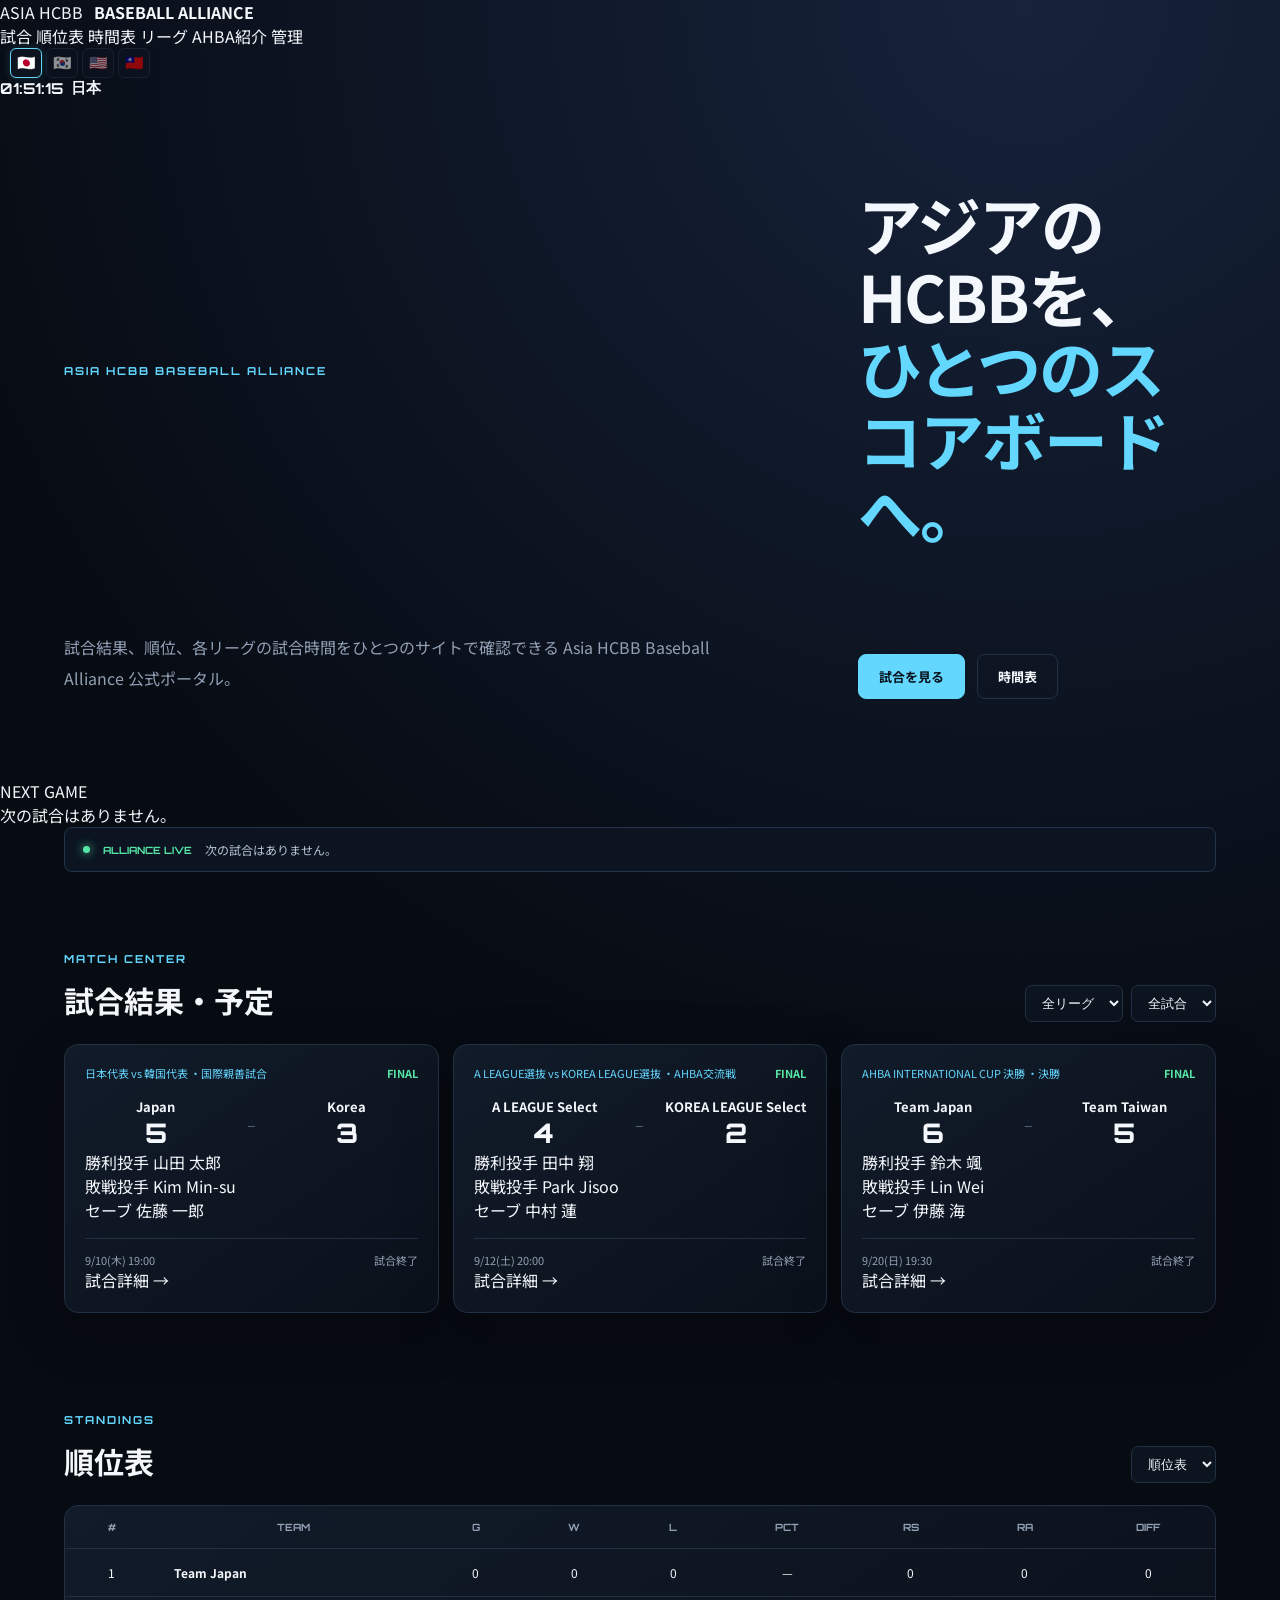
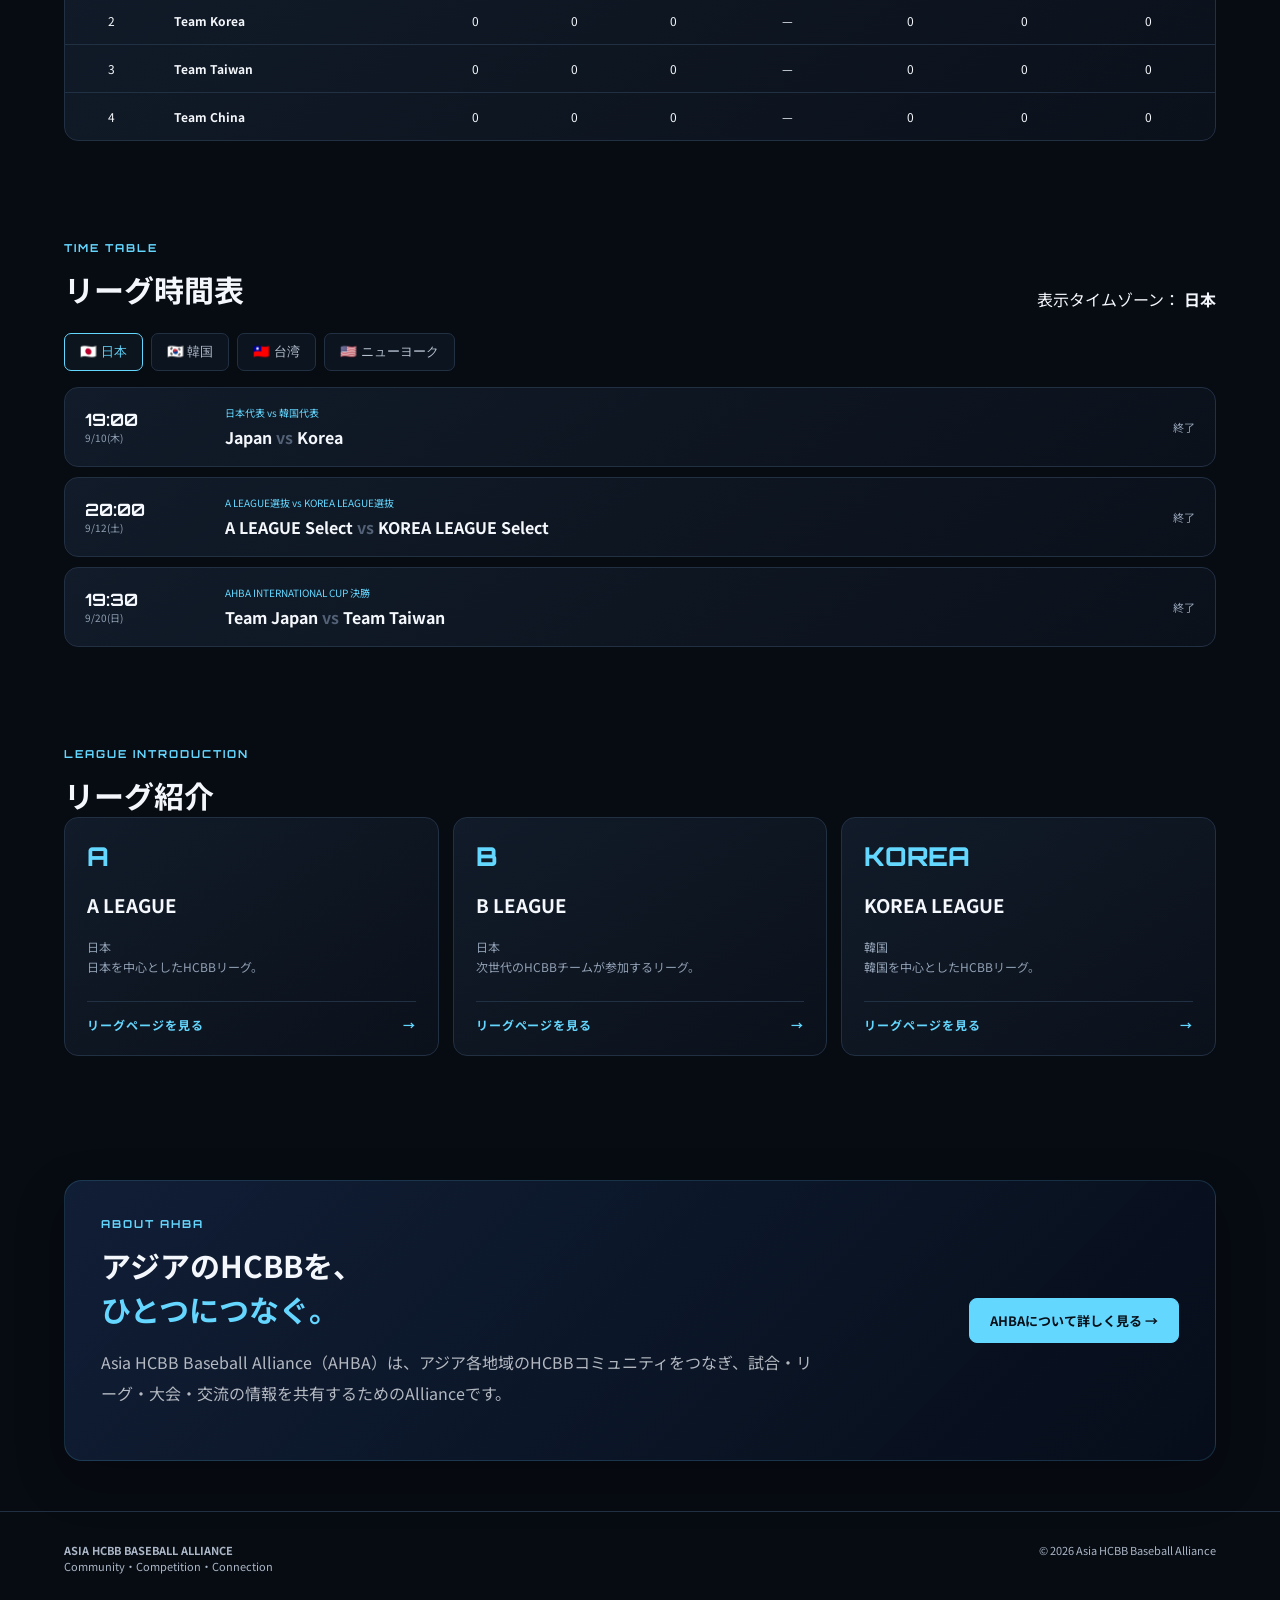
<file: index.html>
<!DOCTYPE html>
<html lang="ja">
<head>
  <meta charset="UTF-8">
  <meta name="viewport" content="width=device-width,initial-scale=1">

  <title>Asia HCBB Baseball Alliance</title>

  <link rel="preconnect" href="https://fonts.googleapis.com">
  <link rel="preconnect" href="https://fonts.gstatic.com" crossorigin>

  <link
    href="https://fonts.googleapis.com/css2?family=Noto+Sans+JP:wght@400;500;700;900&family=Orbitron:wght@500;700;800&display=swap"
    rel="stylesheet"
  >

  <link rel="stylesheet" href="./style.css">

  <style>

.about-ahba-home {
  margin-top: 24px;
}


.about-ahba-card {

  display: flex;

  align-items: center;

  justify-content: space-between;

  gap: 32px;

  padding: 36px;

  border:
    1px solid
    rgba(100, 210, 255, .16);

  border-radius: 18px;

  background:
    linear-gradient(
      135deg,
      rgba(19, 35, 62, .82),
      rgba(7, 14, 27, .94)
    );

  box-shadow:
    0 18px 50px
    rgba(0, 0, 0, .22);
}


.about-ahba-card h2 {

  margin:
    8px 0 14px;

}


.about-ahba-card h2 span {

  color:
    #64d6ff;

}


.about-ahba-card p {

  max-width:
    720px;

  line-height:
    1.9;

  opacity:
    .72;

}


@media (max-width: 760px) {

  .about-ahba-card {

    flex-direction:
      column;

    align-items:
      flex-start;

  }

}

</style>
</head>

<body>

<header class="site-header">

  <div class="brand">
    <span>ASIA HCBB</span>
    <strong>BASEBALL ALLIANCE</strong>
  </div>

  <nav>
  <a href="#games" data-i18n="nav.games">試合</a>

  <a href="#standings" data-i18n="nav.standings">
    順位表
  </a>

  <a href="#schedule" data-i18n="nav.schedule">
    時間表
  </a>

  <a href="#leagues" data-i18n="nav.leagues">
    リーグ
  </a>

  <a href="ahba.html" data-i18n="nav.about">
    AHBA紹介
  </a>

  <a href="admin.html" data-i18n="nav.admin">
    管理
  </a>
</nav>

  <!-- 言語切替 -->
  <div class="language-switcher">

    <button data-lang="ja" class="active">
      🇯🇵
    </button>

    <button data-lang="ko">
      🇰🇷
    </button>

    <button data-lang="en">
      🇺🇸
    </button>

    <button data-lang="zh">
      🇹🇼
    </button>

  </div>

  <div class="clock">

    <b id="clock">
      --:--:--
    </b>

    <span id="tz">
      日本
    </span>

  </div>

</header>


<main>

<!-- HERO -->

<section class="hero">

  <div class="eyebrow">
    ASIA HCBB BASEBALL ALLIANCE
  </div>

  <h1 data-i18n-html="hero.title">
    アジアのHCBBを、<br>
    <span>ひとつのスコアボードへ。</span>
  </h1>

  <p data-i18n="hero.description">
    試合結果、順位、各リーグの試合時間をひとつのサイトで確認できる
    Asia HCBB Baseball Alliance 公式ポータル。
  </p>

  <div class="hero-actions">

    <a
      class="btn primary"
      href="#games"
      data-i18n="hero.games"
    >
      試合を見る
    </a>

    <a
      class="btn"
      href="#schedule"
      data-i18n="hero.schedule"
    >
      時間表
    </a>

  </div>

</section>


<!-- NEXT GAME -->

<section class="next-card">

  <div
    class="section-mini"
    data-i18n="next.title"
  >
    NEXT GAME
  </div>

  <div id="nextGame">
  </div>

</section>


<!-- TICKER -->

<div class="ticker">

  <span class="live-dot"></span>

  <b>
    ALLIANCE LIVE
  </b>

  <span id="tickerText">
    データを読み込んでいます…
  </span>

</div>


<!-- MATCH CENTER -->

<section id="games" class="section">

  <div class="section-head">

    <div>

      <div
        class="eyebrow"
        data-i18n="games.eyebrow"
      >
        MATCH CENTER
      </div>

      <h2 data-i18n="games.title">
        試合結果・予定
      </h2>

    </div>


    <div class="filters">

      <select id="leagueFilter">
      </select>

      <select id="statusFilter">

        <option
          value="all"
          data-i18n="filter.all"
        >
          全試合
        </option>

        <option
          value="upcoming"
          data-i18n="filter.upcoming"
        >
          予定
        </option>

        <option
          value="finished"
          data-i18n="filter.finished"
        >
          終了
        </option>

      </select>

    </div>

  </div>


  <div id="gamesGrid" class="games-grid"></div>

</section>


<!-- STANDINGS -->

<section id="standings" class="section">

  <div class="section-head">

    <div>

      <div
        class="eyebrow"
        data-i18n="standings.eyebrow"
      >
        STANDINGS
      </div>

      <h2 data-i18n="standings.title">
        順位表
      </h2>

    </div>

    <select id="standingsLeague"></select>

  </div>


  <div class="table-wrap">

    <table>

      <thead>

        <tr>

          <th>#</th>

          <th data-i18n="table.team">
            TEAM
          </th>

          <th>G</th>

          <th>W</th>

          <th>L</th>

          <th>PCT</th>

          <th>RS</th>

          <th>RA</th>

          <th>DIFF</th>

        </tr>

      </thead>

      <tbody id="standingsBody"></tbody>

    </table>

  </div>

</section>


<!-- SCHEDULE -->

<section id="schedule" class="section">

  <div class="section-head">

    <div>

      <div
        class="eyebrow"
        data-i18n="schedule.eyebrow"
      >
        TIME TABLE
      </div>

      <h2 data-i18n="schedule.title">
        リーグ時間表
      </h2>

    </div>

    <span class="zone-readout">

      <span data-i18n="schedule.timezone">
        表示タイムゾーン：
      </span>

      <b id="zoneLabel">
        Asia/Tokyo
      </b>

    </span>

  </div>


  <div class="timezone-tabs">

    <button
      class="active"
      data-zone="Asia/Tokyo"
    >
      🇯🇵 <span data-i18n="country.japan">日本</span>
    </button>

    <button data-zone="Asia/Seoul">
      🇰🇷 <span data-i18n="country.korea">韓国</span>
    </button>

    <button data-zone="Asia/Taipei">
      🇹🇼 <span data-i18n="country.taiwan">台湾</span>
    </button>

    <button data-zone="America/New_York">
      🇺🇸 <span data-i18n="country.newYork">アメリカ</span>
    </button>

  </div>


  <div id="scheduleList" class="schedule-list"></div>

</section>


<!-- LEAGUES -->

<section id="leagues" class="section">

  <div
    class="eyebrow"
    data-i18n="leagues.eyebrow"
  >
    LEAGUE INTRODUCTION
  </div>

  <h2 data-i18n="leagues.title">
    リーグ紹介
  </h2>

  <div id="leagueCards" class="league-cards"></div>

</section>

<section class="section about-ahba-home">

  <div class="about-ahba-card">

    <div>

      <div
        class="eyebrow"
        data-i18n="about.eyebrow"
      >
        ABOUT AHBA
      </div>

      <h2
        data-i18n-html="about.title"
      >
        アジアのHCBBを、<br>
        <span>ひとつにつなぐ。</span>
      </h2>

      <p
        data-i18n="about.description"
      >
        Asia HCBB Baseball Alliance（AHBA）は、
        アジア各地域のHCBBコミュニティをつなぎ、
        試合・リーグ・大会・交流の情報を共有するためのAllianceです。
      </p>

    </div>


    <a
      class="btn primary"
      href="ahba.html"
      data-i18n="about.button"
    >
      AHBAについて詳しく見る →
    </a>

  </div>

</section>

</main>


<footer>

  <div>

    <b>
      ASIA HCBB BASEBALL ALLIANCE
    </b>

    <br>

    <span data-i18n="footer.subtitle">
      Community・Competition・Connection
    </span>

  </div>

  <div>
    © 2026 Asia HCBB Baseball Alliance
  </div>

</footer>


<script src="./data.js"></script>
<script src="./app.js"></script>
  
</body>
</html>
</file>
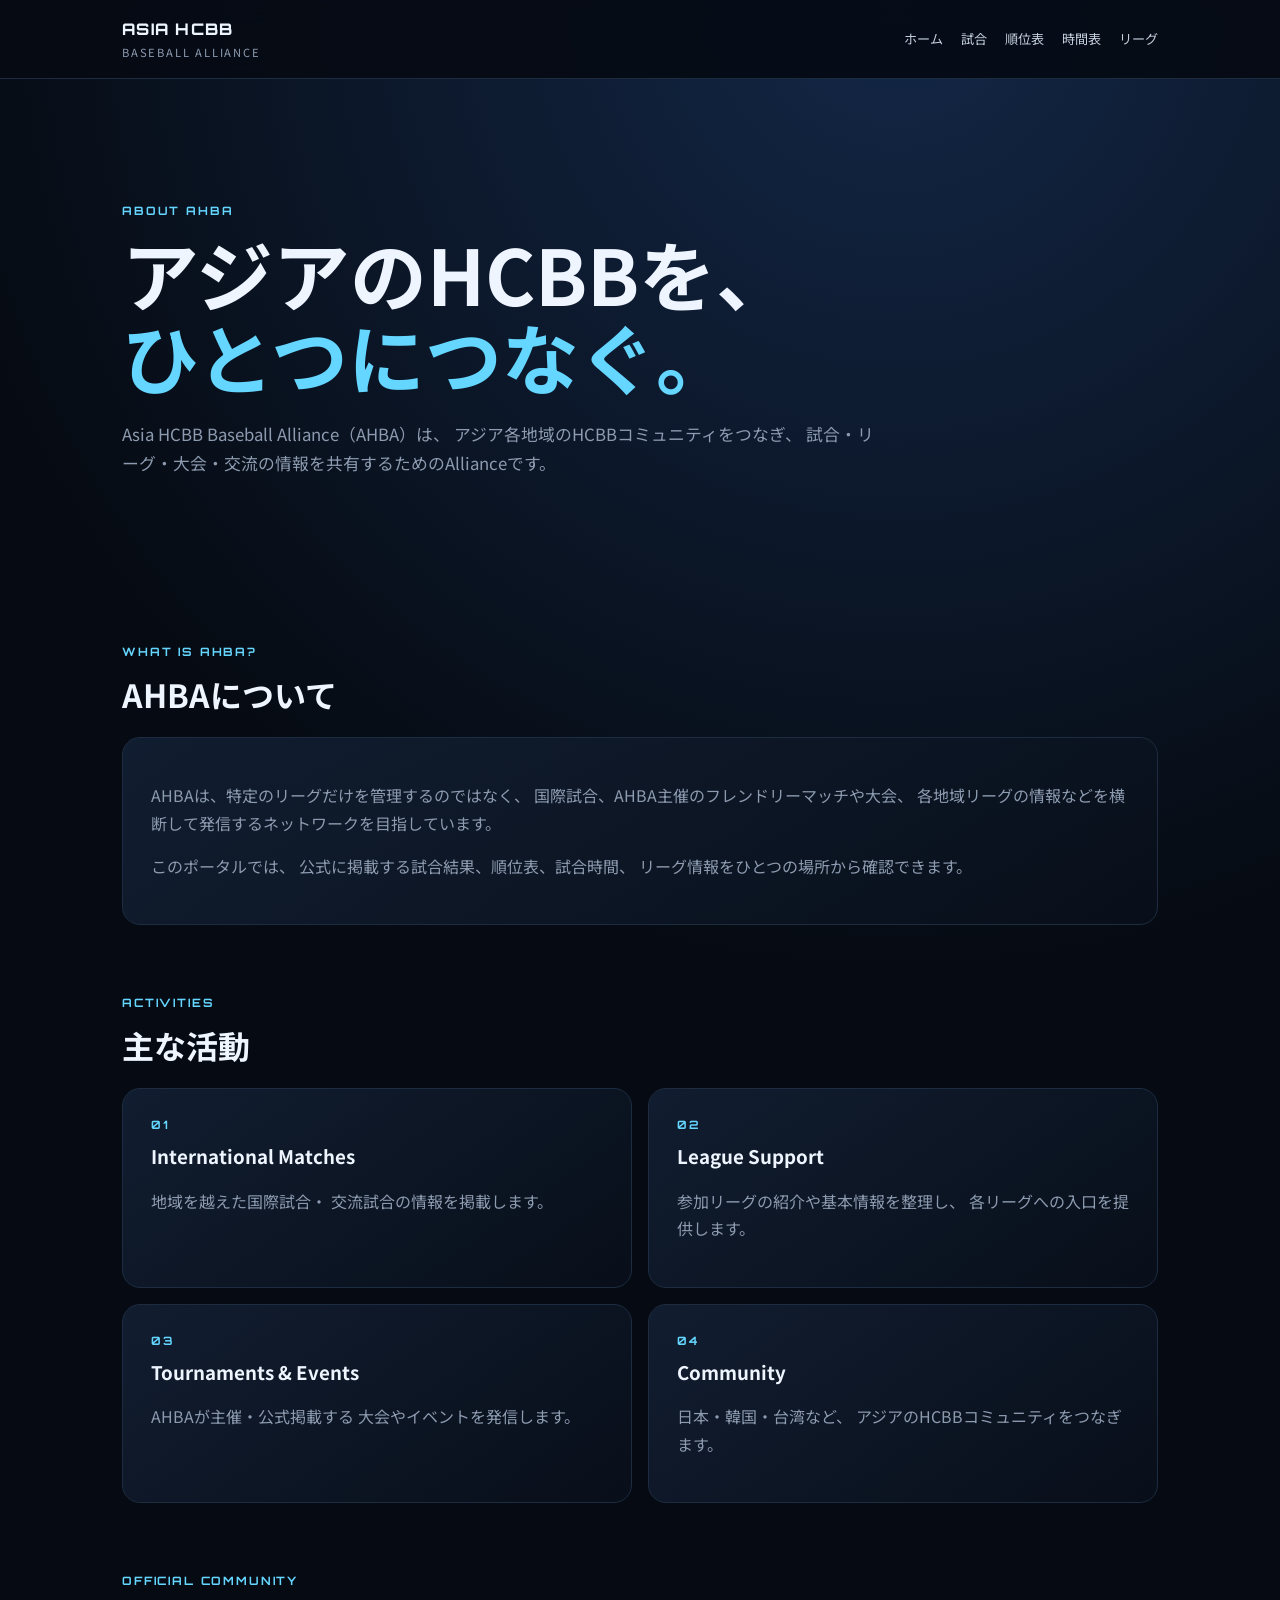
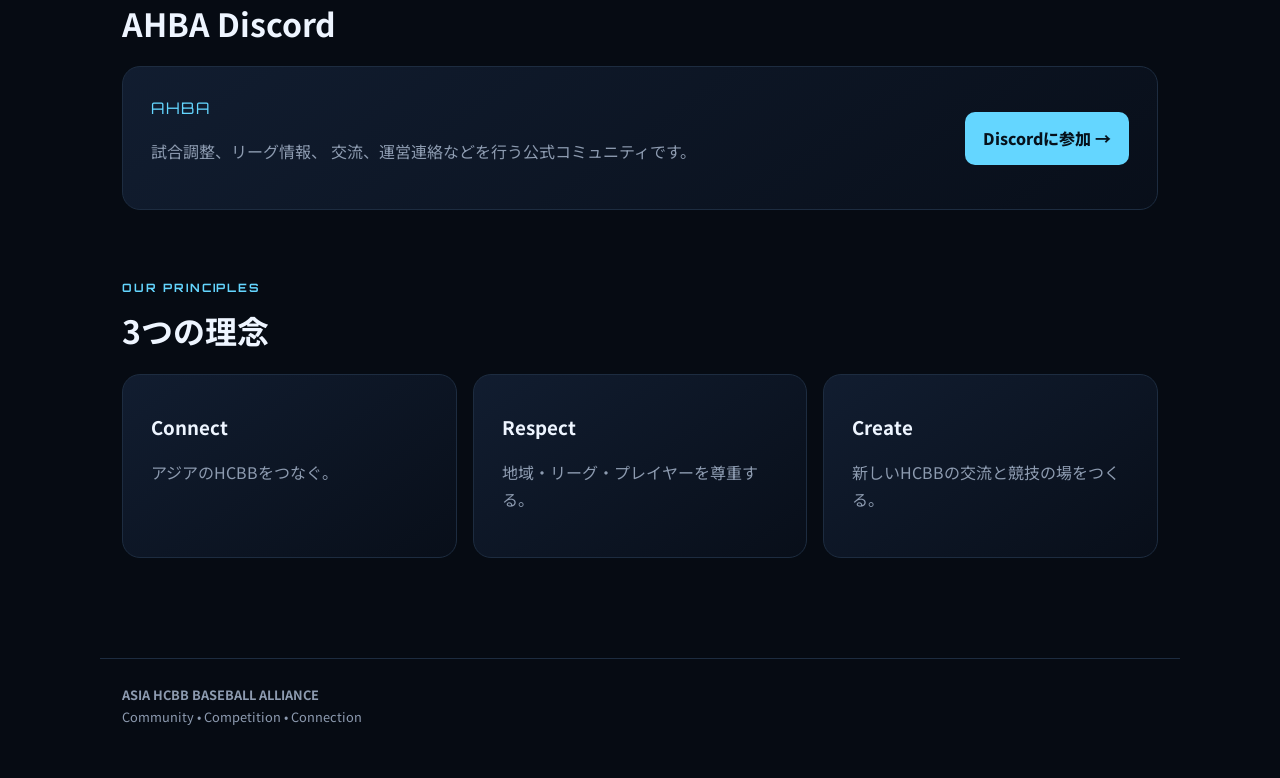
<file: ahba.html>
<!doctype html>

<html lang="ja">

<head>

  <meta charset="utf-8">

  <meta
    name="viewport"
    content="width=device-width,initial-scale=1"
  >

  <title>
    ABOUT AHBA |
    Asia HCBB Baseball Alliance
  </title>


  <link
    rel="preconnect"
    href="https://fonts.googleapis.com"
  >

  <link
    rel="preconnect"
    href="https://fonts.gstatic.com"
    crossorigin
  >

  <link
    href="https://fonts.googleapis.com/css2?family=Noto+Sans+JP:wght@400;500;700;800&family=Orbitron:wght@500;700;800&display=swap"
    rel="stylesheet"
  >


  <style>

    :root {

      --bg:
        #060b13;

      --panel:
        #0d1726;

      --line:
        #1d2c40;

      --text:
        #eef5ff;

      --muted:
        #8d9bb0;

      --accent:
        #64d6ff;

    }


    * {
      box-sizing:
        border-box;
    }


    body {

      margin:
        0;

      background:
        radial-gradient(
          circle at 70% 0%,
          #132746 0,
          transparent 38%
        ),
        var(--bg);

      color:
        var(--text);

      font-family:
        "Noto Sans JP",
        sans-serif;

      line-height:
        1.7;

    }


    a {

      color:
        inherit;

      text-decoration:
        none;

    }


    .topbar {

      position:
        sticky;

      top:
        0;

      z-index:
        10;

      background:
        rgba(6,11,19,.9);

      backdrop-filter:
        blur(14px);

      border-bottom:
        1px solid var(--line);

    }


    .topbar-inner {

      max-width:
        1080px;

      margin:
        auto;

      padding:
        16px 22px;

      display:
        flex;

      align-items:
        center;

      gap:
        28px;

    }


    .brand {

      margin-right:
        auto;

    }


    .brand-main {

      font-family:
        Orbitron,
        sans-serif;

      font-weight:
        800;

      letter-spacing:
        .08em;

    }


    .brand-sub {

      font-size:
        .7rem;

      color:
        var(--muted);

      letter-spacing:
        .16em;

    }


    .nav {

      display:
        flex;

      gap:
        18px;

      font-size:
        .82rem;

      color:
        #c5d0df;

    }


    .nav a:hover {

      color:
        var(--accent);

    }


    main {

      max-width:
        1080px;

      margin:
        auto;

      padding:
        70px 22px 100px;

    }


    .eyebrow {

      font:
        700 .72rem Orbitron,
        sans-serif;

      letter-spacing:
        .16em;

      color:
        var(--accent);

    }


    h1 {

      font-size:
        clamp(
          2.4rem,
          6vw,
          4.8rem
        );

      line-height:
        1.08;

      margin:
        14px 0 22px;

    }


    h1 span {

      color:
        var(--accent);

    }


    h2 {

      font-size:
        2rem;

      margin:
        8px 0 16px;

    }


    .lead {

      max-width:
        760px;

      color:
        var(--muted);

      font-size:
        1.05rem;

    }


    .hero {

      padding:
        54px 0 80px;

    }


    .grid {

      display:
        grid;

      grid-template-columns:
        repeat(2, 1fr);

      gap:
        16px;

    }


    .card {

      padding:
        28px;

      border:
        1px solid var(--line);

      border-radius:
        18px;

      background:
        linear-gradient(
          145deg,
          rgba(18,31,51,.9),
          rgba(8,15,26,.9)
        );

    }


    .card h3 {

      margin:
        8px 0;

    }


    .card p {

      color:
        var(--muted);

    }


    .section {

      margin-top:
        70px;

    }


    .discord {

      display:
        flex;

      justify-content:
        space-between;

      align-items:
        center;

      gap:
        24px;

    }


    .button {

      display:
        inline-flex;

      padding:
        13px 18px;

      border-radius:
        10px;

      background:
        var(--accent);

      color:
        #06111b;

      font-weight:
        800;

    }


    .button:hover {

      opacity:
        .88;

    }


    .code {

      font-family:
        Orbitron,
        sans-serif;

      color:
        var(--accent);

      letter-spacing:
        .1em;

    }


    .principles {

      grid-template-columns:
        repeat(3,1fr);

    }


    footer {

      max-width:
        1080px;

      margin:
        auto;

      padding:
        25px 22px 50px;

      border-top:
        1px solid var(--line);

      color:
        var(--muted);

      font-size:
        .8rem;

    }


    @media(max-width:760px) {

      .topbar-inner {

        align-items:
          flex-start;

        flex-wrap:
          wrap;

      }


      .nav {

        width:
          100%;

        flex-wrap:
          wrap;

      }


      .grid,
      .principles {

        grid-template-columns:
          1fr;

      }


      .discord {

        flex-direction:
          column;

        align-items:
          flex-start;

      }


      main {

        padding-top:
          40px;

      }

    }

  </style>

</head>


<body>


<header class="topbar">

  <div class="topbar-inner">


    <a
      class="brand"
      href="index.html"
    >

      <div class="brand-main">
        ASIA HCBB
      </div>

      <div class="brand-sub">
        BASEBALL ALLIANCE
      </div>

    </a>


    <nav class="nav">

      <a href="index.html">
        ホーム
      </a>

      <a href="index.html#games">
        試合
      </a>

      <a href="index.html#standings">
        順位表
      </a>

      <a href="index.html#schedule">
        時間表
      </a>

      <a href="index.html#leagues">
        リーグ
      </a>

    </nav>


  </div>

</header>


<main>


  <!-- HERO -->

  <section class="hero">

    <div class="eyebrow">
      ABOUT AHBA
    </div>

    <h1>
      アジアのHCBBを、<br>
      <span>ひとつにつなぐ。</span>
    </h1>

    <p class="lead">

      Asia HCBB Baseball Alliance（AHBA）は、
      アジア各地域のHCBBコミュニティをつなぎ、
      試合・リーグ・大会・交流の情報を共有するためのAllianceです。

    </p>

  </section>


  <!-- WHAT IS AHBA -->

  <section class="section">

    <div class="eyebrow">
      WHAT IS AHBA?
    </div>

    <h2>
      AHBAについて
    </h2>


    <div class="card">

      <p>

        AHBAは、特定のリーグだけを管理するのではなく、
        国際試合、AHBA主催のフレンドリーマッチや大会、
        各地域リーグの情報などを横断して発信するネットワークを目指しています。

      </p>


      <p>

        このポータルでは、
        公式に掲載する試合結果、順位表、試合時間、
        リーグ情報をひとつの場所から確認できます。

      </p>

    </div>

  </section>


  <!-- ACTIVITIES -->

  <section class="section">

    <div class="eyebrow">
      ACTIVITIES
    </div>

    <h2>
      主な活動
    </h2>


    <div class="grid">


      <article class="card">

        <div class="eyebrow">
          01
        </div>

        <h3>
          International Matches
        </h3>

        <p>
          地域を越えた国際試合・
          交流試合の情報を掲載します。
        </p>

      </article>


      <article class="card">

        <div class="eyebrow">
          02
        </div>

        <h3>
          League Support
        </h3>

        <p>
          参加リーグの紹介や基本情報を整理し、
          各リーグへの入口を提供します。
        </p>

      </article>


      <article class="card">

        <div class="eyebrow">
          03
        </div>

        <h3>
          Tournaments & Events
        </h3>

        <p>
          AHBAが主催・公式掲載する
          大会やイベントを発信します。
        </p>

      </article>


      <article class="card">

        <div class="eyebrow">
          04
        </div>

        <h3>
          Community
        </h3>

        <p>
          日本・韓国・台湾など、
          アジアのHCBBコミュニティをつなぎます。
        </p>

      </article>


    </div>

  </section>


  <!-- DISCORD -->

  <section class="section">

    <div class="eyebrow">
      OFFICIAL COMMUNITY
    </div>

    <h2>
      AHBA Discord
    </h2>


    <div class="card discord">

      <div>

        <div class="code">
          AHBA
        </div>

        <p>
          試合調整、リーグ情報、
          交流、運営連絡などを行う公式コミュニティです。
        </p>

      </div>


      <!-- Discord URLをここに変更 -->

      <a
        class="button"
        href="https://discord.gg/REPLACE_AHBA"
        target="_blank"
        rel="noopener noreferrer"
      >
        Discordに参加 →
      </a>

    </div>

  </section>


  <!-- PRINCIPLES -->

  <section class="section">

    <div class="eyebrow">
      OUR PRINCIPLES
    </div>

    <h2>
      3つの理念
    </h2>


    <div class="grid principles">


      <article class="card">

        <h3>
          Connect
        </h3>

        <p>
          アジアのHCBBをつなぐ。
        </p>

      </article>


      <article class="card">

        <h3>
          Respect
        </h3>

        <p>
          地域・リーグ・プレイヤーを尊重する。
        </p>

      </article>


      <article class="card">

        <h3>
          Create
        </h3>

        <p>
          新しいHCBBの交流と競技の場をつくる。
        </p>

      </article>


    </div>

  </section>


</main>


<footer>

  <strong>
    ASIA HCBB BASEBALL ALLIANCE
  </strong>

  <br>

  Community • Competition • Connection

</footer>


</body>

</html>
</file>
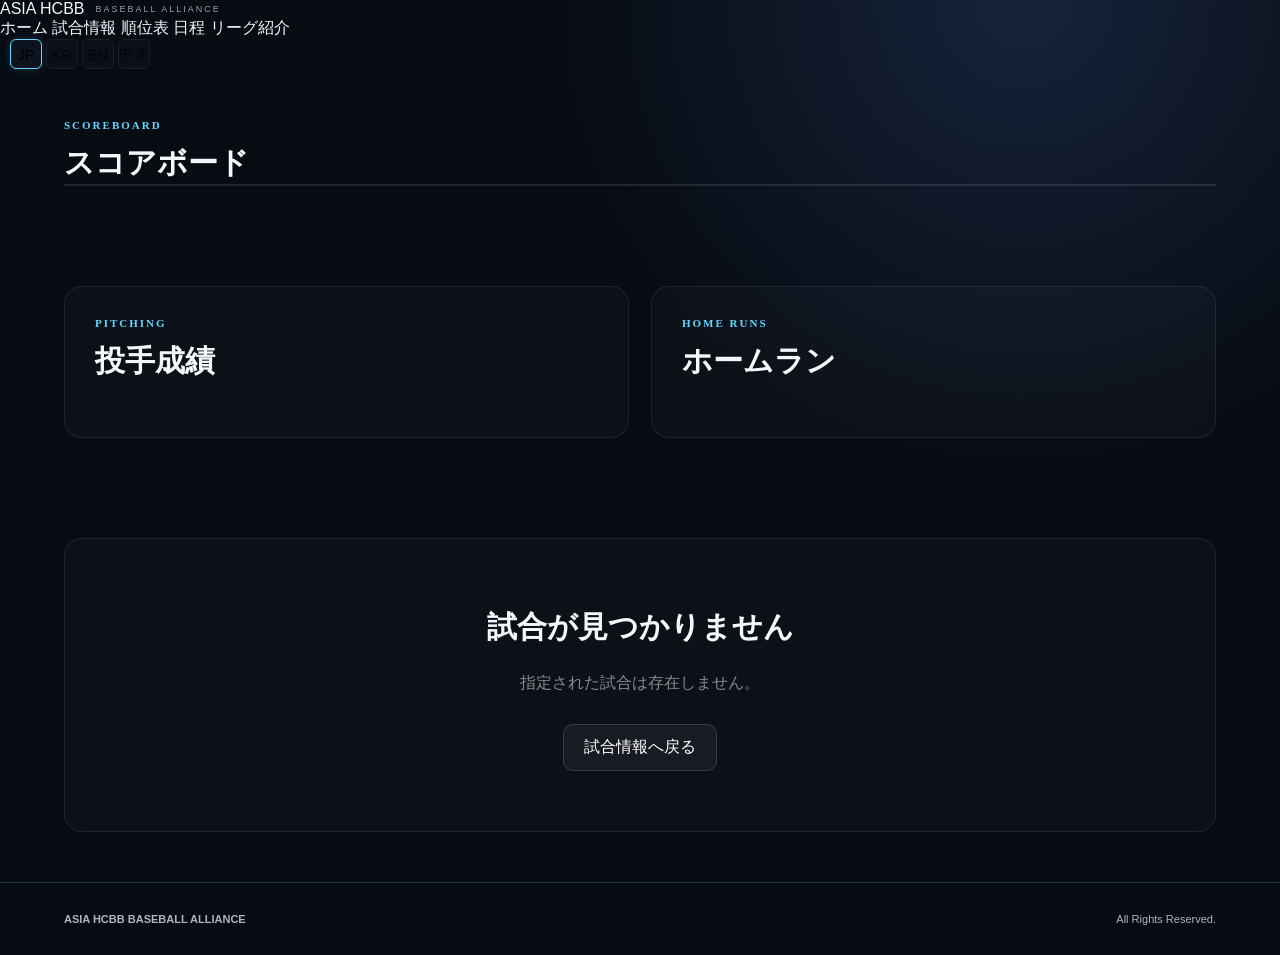
<file: game.html>
<!DOCTYPE html>
<html lang="ja">

<head>

  <meta charset="UTF-8">

  <meta
    name="viewport"
    content="width=device-width, initial-scale=1.0"
  >

  <title>
    Game | Asia HCBB Baseball Alliance
  </title>

  <link rel="stylesheet" href="style.css">
  <link rel="stylesheet" href="game.css">

</head>


<body>

<header class="site-header">

  <div class="header-inner">

    <a href="index.html" class="brand">

      <span class="brand-main">
        ASIA HCBB
      </span>

      <span class="brand-sub">
        BASEBALL ALLIANCE
      </span>

    </a>


    <nav class="main-nav">

      <a
        href="index.html"
        data-i18n="nav.home"
      >
        ホーム
      </a>

      <a
        href="index.html#matches"
        data-i18n="nav.matches"
      >
        試合情報
      </a>

      <a
        href="index.html#standings"
        data-i18n="nav.standings"
      >
        順位表
      </a>

      <a
        href="index.html#schedule"
        data-i18n="nav.schedule"
      >
        日程
      </a>

      <a
        href="index.html#leagues"
        data-i18n="nav.leagues"
      >
        リーグ紹介
      </a>

    </nav>


    <div class="language-switcher">

      <button data-lang="ja">
        JP
      </button>

      <button data-lang="ko">
        KR
      </button>

      <button data-lang="en">
        EN
      </button>

      <button data-lang="zh">
        中文
      </button>

    </div>

  </div>

</header>



<main>

  <!-- =====================================================
       HERO
       ===================================================== -->

  <section class="game-hero">

    <div class="game-hero-inner">

      <a
        href="index.html#matches"
        class="back-link"
        data-i18n="game.back"
      >
        ← 試合情報へ戻る
      </a>


      <div
        class="game-type"
        id="gameType"
      >
        MATCH
      </div>


      <div
        class="eyebrow"
        data-i18n="game.eyebrow"
      >
        GAME DETAILS
      </div>


      <div
        class="game-date"
        id="gameDate"
      >
        --
      </div>


      <div class="final-score">

        <div
          class="final-team"
          id="homeTeam"
        >
          --
        </div>


        <div class="final-score-number">

          <strong id="homeScore">
            -
          </strong>

          <span>
            –
          </span>

          <strong id="awayScore">
            -
          </strong>

        </div>


        <div
          class="final-team"
          id="awayTeam"
        >
          --
        </div>

      </div>


      <div
        class="game-status-label"
        id="gameStatus"
      >
        --
      </div>

    </div>

  </section>



  <!-- =====================================================
       SCOREBOARD
       ===================================================== -->

  <section class="section">

    <div class="section-header">

      <div>

        <div
          class="eyebrow"
          data-i18n="game.scoreboardEyebrow"
        >
          SCOREBOARD
        </div>

        <h2 data-i18n="game.scoreboard">
          スコアボード
        </h2>

      </div>

    </div>


    <div class="scoreboard-wrap">

      <table
        class="scoreboard"
        id="scoreboard"
      >

        <thead></thead>

        <tbody></tbody>

      </table>

    </div>

  </section>



  <!-- =====================================================
       PITCHING / HOME RUNS
       ===================================================== -->

  <section class="section">

    <div class="detail-grid">


      <!-- 投手 -->

      <div class="detail-card">

        <div
          class="eyebrow"
          data-i18n="game.pitchingEyebrow"
        >
          PITCHING
        </div>

        <h2 data-i18n="game.pitching">
          投手成績
        </h2>


        <div
          id="pitchingResults"
          class="result-list"
        ></div>

      </div>



      <!-- ホームラン -->

      <div class="detail-card">

        <div
          class="eyebrow"
          data-i18n="game.homeRunsEyebrow"
        >
          HOME RUNS
        </div>

        <h2 data-i18n="game.homeRuns">
          ホームラン
        </h2>


        <div
          id="homeRuns"
          class="result-list"
        ></div>

      </div>

    </div>

  </section>



  <!-- =====================================================
       GAME NOTES
       ===================================================== -->

  <section
    class="section"
    id="notesSection"
    hidden
  >

    <div class="detail-card">

      <div
        class="eyebrow"
        data-i18n="game.notesEyebrow"
      >
        GAME NOTES
      </div>

      <h2 data-i18n="game.notes">
        試合メモ
      </h2>


      <p id="gameNotes"></p>

    </div>

  </section>



  <!-- =====================================================
       NOT FOUND
       ===================================================== -->

  <section
    class="section game-error"
    id="gameNotFound"
    hidden
  >

    <div class="detail-card">

      <h2 data-i18n="game.notFound">
        試合が見つかりません
      </h2>

      <p data-i18n="game.notFoundDescription">
        指定された試合は存在しません。
      </p>

      <a
        href="index.html#matches"
        class="primary-button"
        data-i18n="game.return"
      >
        試合情報へ戻る
      </a>

    </div>

  </section>

</main>



<footer class="site-footer">

  <div>
    <strong>
      ASIA HCBB BASEBALL ALLIANCE
    </strong>
  </div>

  <div>
    All Rights Reserved.
  </div>

</footer>



<script src="data.js"></script>
<script src="game.js"></script>

</body>

</html>
</file>
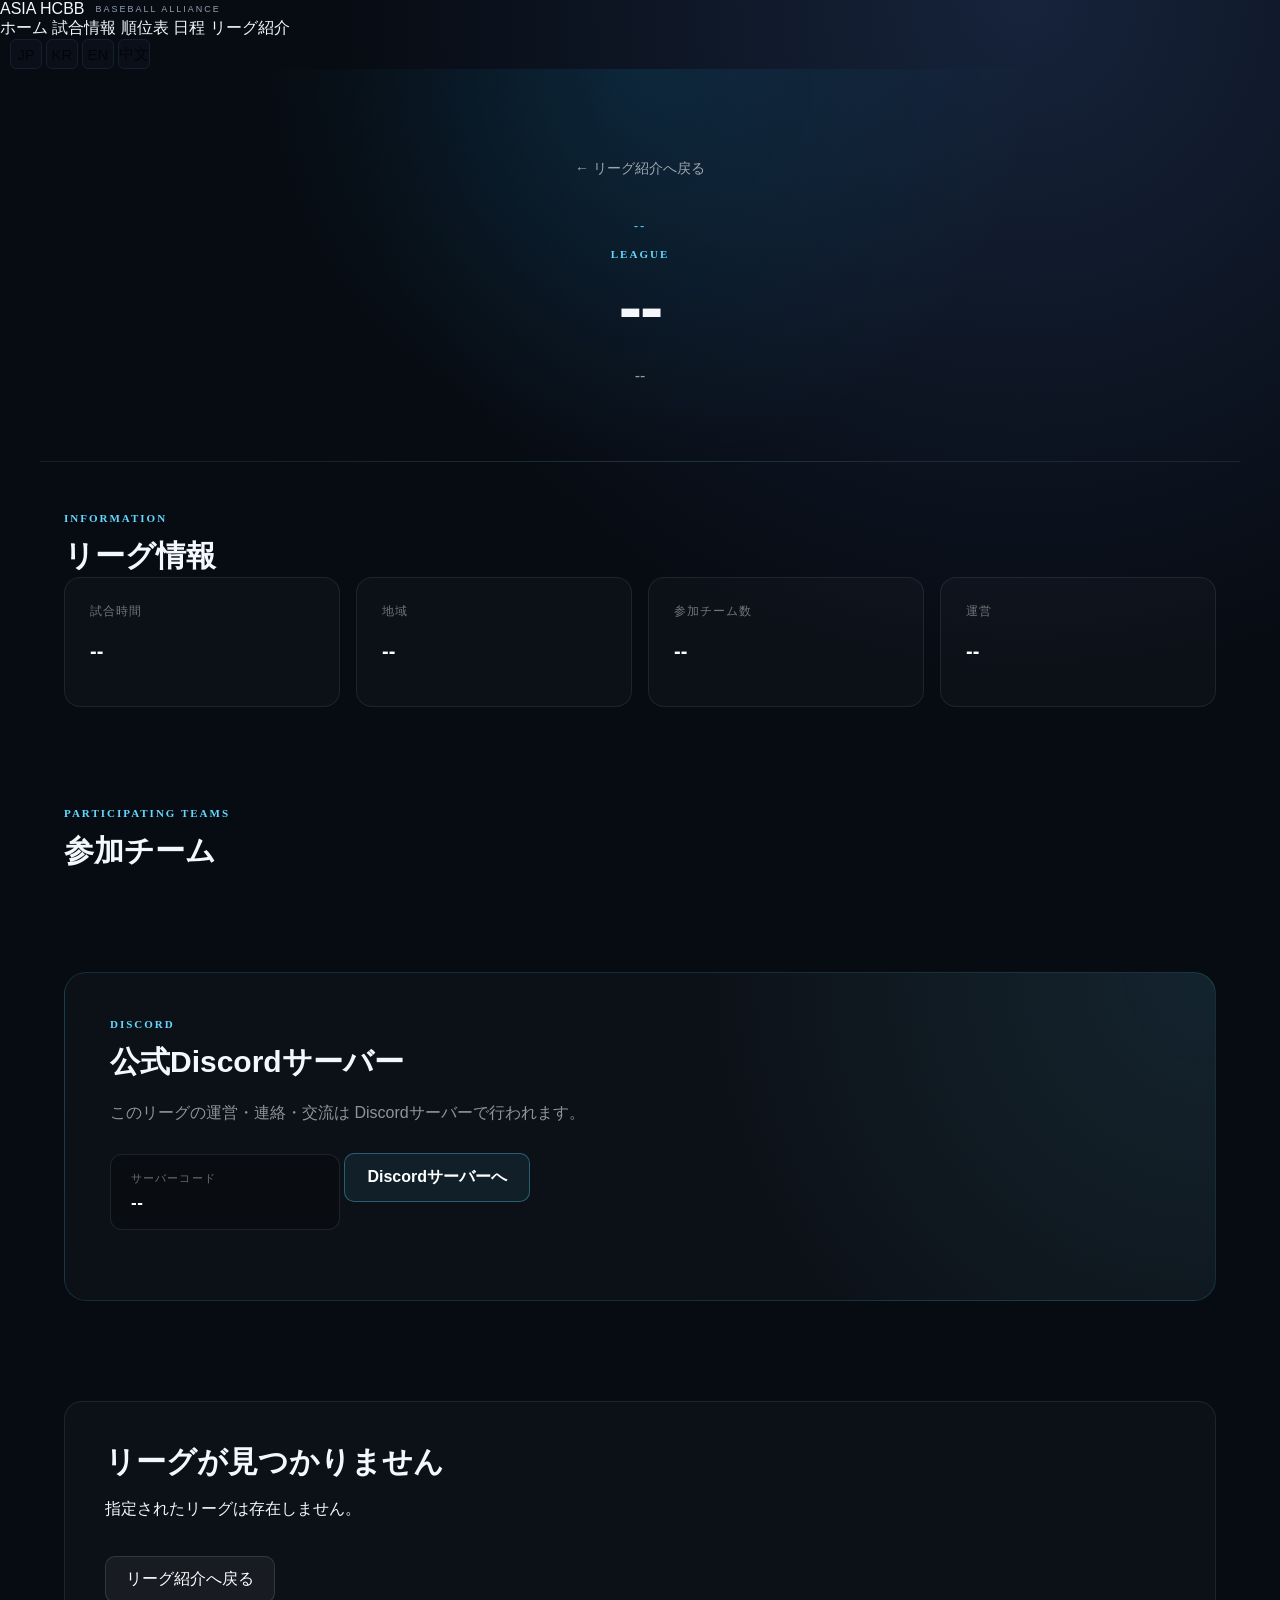
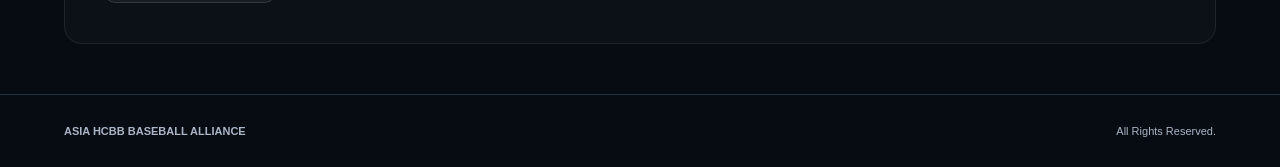
<file: league.html>
<!DOCTYPE html>
<html lang="ja">

<head>

  <meta charset="UTF-8">

  <meta
    name="viewport"
    content="width=device-width, initial-scale=1.0"
  >

  <title>
    League | Asia HCBB Baseball Alliance
  </title>

  <link rel="stylesheet" href="style.css">
  <link rel="stylesheet" href="league.css">

</head>


<body>

<header class="site-header">

  <div class="header-inner">

    <a href="index.html" class="brand">

      <span class="brand-main">
        ASIA HCBB
      </span>

      <span class="brand-sub">
        BASEBALL ALLIANCE
      </span>

    </a>


    <nav class="main-nav">

      <a href="index.html">
        ホーム
      </a>

      <a href="index.html#matches">
        試合情報
      </a>

      <a href="index.html#standings">
        順位表
      </a>

      <a href="index.html#schedule">
        日程
      </a>

      <a href="index.html#leagues">
        リーグ紹介
      </a>

    </nav>


    <div class="language-switcher">

      <button data-lang="ja">
        JP
      </button>

      <button data-lang="ko">
        KR
      </button>

      <button data-lang="en">
        EN
      </button>

      <button data-lang="zh">
        中文
      </button>

    </div>

  </div>

</header>



<main>

  <!-- =====================================================
       LEAGUE HERO
       ===================================================== -->

  <section class="league-hero">

    <div class="league-hero-inner">

      <a
        href="index.html#leagues"
        class="back-link"
      >
        ← リーグ紹介へ戻る
      </a>


      <div
        class="league-country"
        id="leagueCountry"
      >
        --
      </div>


      <div
        class="eyebrow"
      >
        LEAGUE
      </div>


      <h1 id="leagueName">
        --
      </h1>


      <p id="leagueDescription">
        --
      </p>

    </div>

  </section>



  <!-- =====================================================
       LEAGUE INFORMATION
       ===================================================== -->

  <section class="section">

    <div class="section-header">

      <div>

        <div class="eyebrow">
          INFORMATION
        </div>

        <h2>
          リーグ情報
        </h2>

      </div>

    </div>


    <div class="league-info-grid">


      <!-- 試合時間 -->

      <div class="league-info-card">

        <div class="info-label">
          試合時間
        </div>

        <div
          class="info-value"
          id="leagueMatchTime"
        >
          --
        </div>

      </div>



      <!-- 地域 -->

      <div class="league-info-card">

        <div class="info-label">
          地域
        </div>

        <div
          class="info-value"
          id="leagueRegion"
        >
          --
        </div>

      </div>



      <!-- 参加チーム数 -->

      <div class="league-info-card">

        <div class="info-label">
          参加チーム数
        </div>

        <div
          class="info-value"
          id="leagueTeamCount"
        >
          --
        </div>

      </div>



      <!-- 運営 -->

      <div class="league-info-card">

        <div class="info-label">
          運営
        </div>

        <div
          class="info-value"
          id="leagueOwner"
        >
          --
        </div>

      </div>

    </div>

  </section>



  <!-- =====================================================
       TEAMS
       ===================================================== -->

  <section class="section">

    <div class="section-header">

      <div>

        <div class="eyebrow">
          PARTICIPATING TEAMS
        </div>

        <h2>
          参加チーム
        </h2>

      </div>

    </div>


    <div
      class="teams-grid"
      id="teamsList"
    ></div>

  </section>



  <!-- =====================================================
       DISCORD
       ===================================================== -->

  <section class="section">

    <div class="discord-section">

      <div class="discord-content">

        <div class="eyebrow">
          DISCORD
        </div>

        <h2>
          公式Discordサーバー
        </h2>

        <p>
          このリーグの運営・連絡・交流は
          Discordサーバーで行われます。
        </p>


        <div class="discord-code-box">

          <span>
            サーバーコード
          </span>

          <strong id="discordCode">
            --
          </strong>

        </div>


        <a
          id="discordLink"
          class="discord-button"
          href="#"
          target="_blank"
          rel="noopener noreferrer"
        >
          Discordサーバーへ
        </a>

      </div>

    </div>

  </section>



  <!-- =====================================================
       ERROR
       ===================================================== -->

  <section
    class="section"
    id="leagueNotFound"
    hidden
  >

    <div class="detail-card">

      <h2>
        リーグが見つかりません
      </h2>

      <p>
        指定されたリーグは存在しません。
      </p>

      <a
        href="index.html#leagues"
        class="primary-button"
      >
        リーグ紹介へ戻る
      </a>

    </div>

  </section>

</main>



<footer class="site-footer">

  <div>
    <strong>
      ASIA HCBB BASEBALL ALLIANCE
    </strong>
  </div>

  <div>
    All Rights Reserved.
  </div>

</footer>


<script src="data.js"></script>
<script src="league.js"></script>

</body>

</html>
</file>
<file: style.css>
:root {

  --bg: #070b12;
  --panel: #0d1420;
  --panel2: #111b29;

  --line: #223044;

  --text: #f4f7fb;
  --muted: #91a0b4;

  --accent: #64d7ff;
  --accent2: #8b7cff;

  --green: #58e6a7;
  --red: #ff6e82;
}


* {
  box-sizing: border-box;
}


html {
  scroll-behavior: smooth;
}


body {

  margin: 0;

  background:
    radial-gradient(
      circle at 80% 0,
      #16233b 0,
      transparent 34%
    ),
    var(--bg);

  color: var(--text);

  font-family:
    "Noto Sans JP",
    sans-serif;
}


a {
  color: inherit;
  text-decoration: none;
}



/* =========================
   HEADER
========================= */

.topbar {

  height: 76px;

  border-bottom:
    1px solid var(--line);

  background:
    rgba(7,11,18,.88);

  backdrop-filter:
    blur(14px);

  display: flex;

  align-items: center;

  padding:
    0 5vw;

  gap: 36px;

  position: sticky;

  top: 0;

  z-index: 20;
}


.brand {

  display: flex;

  align-items: center;

  gap: 11px;

  margin-right: auto;
}


.brand-mark {

  width: 38px;
  height: 38px;

  border:
    1px solid var(--accent);

  display: grid;

  place-items: center;

  font:
    800 22px Orbitron;

  border-radius: 9px;

  box-shadow:
    0 0 22px #64d7ff22;
}


.brand-title {

  font:
    800 16px Orbitron;

  letter-spacing: 1px;
}


.brand-sub {

  font-size: 9px;

  color: var(--muted);

  letter-spacing: 2px;
}


.topbar nav {

  display: flex;

  gap: 25px;

  color: #b9c4d3;

  font-size: 13px;
}


.topbar nav a:hover {

  color: var(--accent);

}


.clock {

  font:
    700 15px Orbitron;

  display: flex;

  gap: 8px;

  align-items: center;
}


.clock small {

  font-size: 10px;

  color: var(--accent);
}



/* =========================
   MAIN
========================= */

main {

  max-width: 1320px;

  margin: auto;
}



/* =========================
   HERO
========================= */

.hero {

  min-height: 450px;

  padding:
    90px 5vw 70px;

  display: grid;

  grid-template-columns:
    1.35fr .65fr;

  gap: 50px;

  align-items: center;
}


.eyebrow {

  font:
    700 11px Orbitron;

  letter-spacing: 2px;

  color: var(--accent);

  margin-bottom: 12px;
}


h1 {

  font-size:
    clamp(38px,5vw,70px);

  line-height: 1.12;

  margin: 0 0 20px;

  letter-spacing: -2px;
}


h1 span {

  color: var(--accent);
}


.hero p {

  color: var(--muted);

  max-width: 650px;

  line-height: 1.9;
}


.hero-actions {

  display: flex;

  gap: 12px;

  margin-top: 28px;
}


.btn {

  padding:
    12px 20px;

  border-radius: 8px;

  border:
    1px solid var(--line);

  font-weight: 700;

  font-size: 13px;
}


.btn.primary {

  background: var(--accent);

  color: #061019;

  border-color: var(--accent);
}


.btn.ghost {

  background: #ffffff05;
}



/* =========================
   NEXT GAME
========================= */

.hero-panel {

  padding: 26px;

  background:
    linear-gradient(
      145deg,
      #111b29,
      #0b111b
    );

  border:
    1px solid var(--line);

  border-radius: 14px;

  box-shadow:
    0 18px 60px #0003;
}


.panel-label {

  font:
    700 10px Orbitron;

  color: var(--muted);

  letter-spacing: 2px;
}


.next-game {

  margin-top: 15px;
}


.next-time {

  font:
    800 28px Orbitron;
}


.next-date {

  font-size: 12px;

  color: var(--muted);

  margin:
    5px 0 20px;
}


.matchup {

  display: grid;

  grid-template-columns:
    1fr auto 1fr;

  align-items: center;

  text-align: center;

  gap: 8px;
}


.team {

  font-weight: 800;
}


.vs {

  font:
    700 10px Orbitron;

  color: var(--muted);
}



/* =========================
   TICKER
========================= */

.ticker {

  margin:
    0 5vw 30px;

  padding:
    13px 18px;

  border:
    1px solid #24344a;

  background:
    #0b1420;

  border-radius: 8px;

  display: flex;

  gap: 13px;

  align-items: center;

  font-size: 12px;

  color: #b9c4d3;
}


.live-dot {

  width: 7px;

  height: 7px;

  background: var(--green);

  border-radius: 50%;

  box-shadow:
    0 0 10px var(--green);
}


.ticker b {

  font:
    700 10px Orbitron;

  color: var(--green);
}



/* =========================
   SECTION
========================= */

.section {

  padding:
    50px 5vw;
}


.section-head {

  display: flex;

  justify-content: space-between;

  align-items: end;

  margin-bottom: 22px;
}


h2 {

  margin: 0;

  font-size: 30px;
}


.filters {

  display: flex;

  gap: 8px;
}


select {

  background:
    #0c1420;

  color:
    var(--text);

  border:
    1px solid var(--line);

  border-radius: 7px;

  padding:
    9px 12px;
}



/* =========================
   GAMES
========================= */

.games-grid {

  display: grid;

  grid-template-columns:
    repeat(3,1fr);

  gap: 14px;
}


.game {

  padding: 20px;

  background:
    linear-gradient(
      145deg,
      #111b29,
      #0b111b
    );

  border:
    1px solid var(--line);

  border-radius: 14px;

  box-shadow:
    0 18px 60px #0003;
}


.game-top {

  display: flex;

  justify-content:
    space-between;

  color:
    var(--muted);

  font-size: 11px;

  margin-bottom: 16px;
}


.league-tag {

  color:
    var(--accent);
}


.game-status {

  font-weight: 700;
}


.game-status.finished {

  color:
    var(--green);
}


.game-status.upcoming {

  color:
    #ffd36a;
}


.scoreline {

  display: grid;

  grid-template-columns:
    1fr 50px 1fr;

  align-items: center;

  text-align: center;
}


.score {

  font:
    800 27px Orbitron;
}


.score-label {

  font-size: 13px;

  font-weight: 700;
}


.dash {

  color:
    #526176;
}


.game-foot {

  margin-top: 16px;

  padding-top: 13px;

  border-top:
    1px solid var(--line);

  font-size: 11px;

  color:
    var(--muted);

  display: flex;

  justify-content:
    space-between;
}



/* =========================
   STANDINGS
========================= */

.table-wrap {

  overflow: auto;

  background:
    linear-gradient(
      145deg,
      #111b29,
      #0b111b
    );

  border:
    1px solid var(--line);

  border-radius: 14px;
}


.table-wrap table {

  width: 100%;

  border-collapse:
    collapse;

  min-width: 650px;
}


.table-wrap th,
.table-wrap td {

  text-align: center;

  padding: 15px;

  border-bottom:
    1px solid var(--line);

  font-size: 12px;
}


.table-wrap th {

  font:
    700 10px Orbitron;

  color:
    var(--muted);
}


.table-wrap td:nth-child(2) {

  text-align: left;

  font-weight: 700;
}


.table-wrap tr:last-child td {

  border: 0;
}



/* =========================
   TIME TABLE
========================= */

.timezone-tabs {

  display: flex;

  gap: 8px;

  margin-bottom: 16px;

  overflow: auto;
}


.timezone-tabs button {

  white-space: nowrap;

  background:
    #0c1420;

  color:
    #b9c4d3;

  border:
    1px solid var(--line);

  padding:
    9px 15px;

  border-radius: 7px;

  cursor: pointer;
}


.timezone-tabs button.active {

  color:
    var(--accent);

  border-color:
    var(--accent);

  background:
    #64d7ff0d;
}


.timezone-box {

  font-size: 11px;

  color:
    var(--muted);
}


.schedule-list {

  display: grid;

  gap: 10px;
}


.schedule-item {

  padding:
    17px 20px;

  background:
    linear-gradient(
      145deg,
      #111b29,
      #0b111b
    );

  border:
    1px solid var(--line);

  border-radius: 14px;

  display: grid;

  grid-template-columns:
    120px 1fr 130px;

  gap: 20px;

  align-items: center;
}


.sched-time {

  font:
    700 17px Orbitron;
}


.sched-date {

  font-size: 10px;

  color:
    var(--muted);
}


.sched-match {

  font-weight: 700;
}


.sched-league {

  font-size: 10px;

  color:
    var(--accent);

  margin-bottom: 5px;
}


.sched-status {

  text-align: right;

  font-size: 11px;

  color:
    var(--muted);
}



/* =========================
   LEAGUES
========================= */

.league-cards {

  display: grid;

  grid-template-columns:
    repeat(3,1fr);

  gap: 14px;
}


.league-card {

  padding: 22px;

  background:
    linear-gradient(
      145deg,
      #111b29,
      #0b111b
    );

  border:
    1px solid var(--line);

  border-radius: 14px;
}


.league-code {

  font:
    800 26px Orbitron;

  color:
    var(--accent);

  margin-bottom: 10px;
}


.league-card p {

  color:
    var(--muted);

  font-size: 12px;

  line-height: 1.7;
}



/* =========================
   FOOTER
========================= */

footer {

  border-top:
    1px solid var(--line);

  padding:
    30px 5vw;

  display: flex;

  justify-content:
    space-between;

  color:
    #aab6c6;

  font-size: 11px;
}


.footer-right {

  color:
    #657389;
}



/* =========================
   MOBILE
========================= */

@media(max-width:900px) {

  .hero {

    grid-template-columns: 1fr;
  }


  .games-grid,
  .league-cards {

    grid-template-columns:
      1fr 1fr;
  }


  .topbar nav {

    display: none;
  }

}


@media(max-width:600px) {

  .hero {

    padding-top: 55px;
  }


  .games-grid,
  .league-cards {

    grid-template-columns: 1fr;
  }


  .section {

    padding-top: 35px;
  }


  .section-head {

    align-items: start;

    gap: 15px;

    flex-direction: column;
  }


  .schedule-item {

    grid-template-columns:
      1fr 1fr;
  }


  .sched-status {

    text-align: left;
  }


  .topbar {

    padding:
      0 18px;
  }


  .clock {

    display: none;
  }

}

/* ========================================
   LANGUAGE SWITCHER
======================================== */

.language-switcher {
  display: flex;
  align-items: center;
  gap: 4px;
  margin-left: 10px;
}

.language-switcher button {
  width: 32px;
  height: 30px;

  padding: 0;

  border: 1px solid var(--line);

  border-radius: 6px;

  background: var(--panel);

  cursor: pointer;

  font-size: 15px;

  opacity: 0.55;

  transition:
    0.2s ease;
}

.language-switcher button:hover {
  opacity: 1;

  border-color:
    var(--accent);
}

.language-switcher button.active {
  opacity: 1;

  border-color:
    var(--accent);

  box-shadow:
    0 0 10px
    rgba(100,215,255,.18);
}


/* ========================================
   MOBILE
======================================== */

@media (max-width: 900px) {

  .language-switcher {
    order: 2;

    margin-left: auto;
  }

}


@media (max-width: 600px) {

  .language-switcher {
    width: 100%;

    justify-content: flex-end;

    margin-left: 0;
  }

  .language-switcher button {
    width: 36px;
    height: 32px;
  }

}

/* ========================================
   LEAGUE PAGE
======================================== */

.league-link {
  display: block;

  text-decoration: none;

  color: inherit;

  position: relative;

  transition:
    transform .2s ease,
    border-color .2s ease;
}

.league-link:hover {
  transform:
    translateY(-5px);

  border-color:
    var(--accent);
}


.league-view {

  margin-top: 24px;

  padding-top: 14px;

  border-top:
    1px solid var(--line);

  display: flex;

  justify-content: space-between;

  align-items: center;

  color:
    var(--accent);

  font-size: 12px;

  font-weight: 700;

  letter-spacing:
    .08em;
}


/* ========================================
   LEAGUE HERO
======================================== */

.league-hero {

  padding:
    100px 5vw
    70px;

  max-width:
    1200px;

  margin:
    0 auto;

  position: relative;

  overflow: hidden;
}

.league-hero-code {

  font-family:
    "Orbitron",
    sans-serif;

  font-size:
    clamp(80px,15vw,180px);

  font-weight:
    800;

  line-height:
    .8;

  opacity:
    .08;

  position: absolute;

  right: 5%;

  top: 50px;
}

.league-hero h1 {

  font-family:
    "Orbitron",
    "Noto Sans JP",
    sans-serif;

  font-size:
    clamp(38px,6vw,76px);

  margin:
    18px 0;

}

.league-hero p {

  color:
    var(--muted);

  max-width:
    700px;

  line-height:
    1.8;

}


/* ========================================
   INFORMATION
======================================== */

.league-info-grid {

  display:
    grid;

  grid-template-columns:
    repeat(4,1fr);

  gap:
    16px;

}

.info-card {

  background:
    var(--panel);

  border:
    1px solid var(--line);

  border-radius:
    14px;

  padding:
    24px;

}

.info-card span {

  display:
    block;

  color:
    var(--muted);

  font-size:
    11px;

  letter-spacing:
    .12em;

  margin-bottom:
    12px;

}

.info-card strong {

  font-size:
    18px;

}


/* ========================================
   TEAMS
======================================== */

.team-list {

  display:
    grid;

  grid-template-columns:
    repeat(2,1fr);

  gap:
    12px;

}

.team-item {

  display:
    flex;

  justify-content:
    space-between;

  align-items:
    center;

  padding:
    20px 22px;

  background:
    var(--panel);

  border:
    1px solid var(--line);

  border-radius:
    10px;

  font-weight:
    700;

}

.team-item span:last-child {

  color:
    var(--accent);

}


/* ========================================
   ABOUT
======================================== */

.about-card {

  background:
    var(--panel);

  border:
    1px solid var(--line);

  border-radius:
    14px;

  padding:
    30px;

  line-height:
    1.9;

  color:
    var(--muted);

}


/* ========================================
   RESPONSIVE
======================================== */

@media (max-width:900px) {

  .league-info-grid {

    grid-template-columns:
      repeat(2,1fr);

  }

}


@media (max-width:600px) {

  .league-hero {

    padding:
      70px 20px
      50px;

  }

  .league-info-grid {

    grid-template-columns:
      1fr;

  }

  .team-list {

    grid-template-columns:
      1fr;

  }

}
</file>
<file: game.css>
/* =========================================================
   Asia HCBB Baseball Alliance
   game.css
   ========================================================= */


/* =========================================================
   HERO
   ========================================================= */

.game-hero {
  padding: 90px 20px 70px;
  border-bottom: 1px solid rgba(255,255,255,.08);
  background:
    radial-gradient(
      circle at 50% 0%,
      rgba(0,180,255,.10),
      transparent 55%
    );
}


.game-hero-inner {
  width: min(1100px, 100%);
  margin: 0 auto;
  text-align: center;
}


.back-link {
  display: inline-block;
  margin-bottom: 40px;
  color: rgba(255,255,255,.65);
  text-decoration: none;
  font-size: 14px;
  transition: .2s;
}


.back-link:hover {
  color: #fff;
}


.game-type {
  display: inline-block;
  margin-bottom: 16px;
  padding: 7px 14px;
  border: 1px solid rgba(0,190,255,.35);
  border-radius: 999px;
  color: #55d8ff;
  font-size: 12px;
  letter-spacing: .16em;
}


.game-date {
  margin-top: 14px;
  color: rgba(255,255,255,.58);
  font-size: 14px;
}


.final-score {
  display: grid;
  grid-template-columns: 1fr auto 1fr;
  align-items: center;
  gap: 35px;
  margin: 45px auto 25px;
  max-width: 850px;
}


.final-team {
  font-size: clamp(20px, 4vw, 34px);
  font-weight: 700;
}


.final-score-number {
  display: flex;
  align-items: center;
  gap: 18px;
  font-size: clamp(28px, 6vw, 55px);
  line-height: 1;
}


.final-score-number strong {
  min-width: 60px;
}


.final-score-number span {
  color: rgba(255,255,255,.35);
}


.game-status-label {
  display: inline-block;
  margin-top: 5px;
  padding: 7px 18px;
  border-radius: 999px;
  background: rgba(255,255,255,.06);
  color: rgba(255,255,255,.7);
  font-size: 12px;
  letter-spacing: .12em;
}



/* =========================================================
   SCOREBOARD
   ========================================================= */

.scoreboard-wrap {
  width: 100%;
  overflow-x: auto;
  border: 1px solid rgba(255,255,255,.09);
  border-radius: 16px;
  background: rgba(255,255,255,.025);
}


.scoreboard {
  width: 100%;
  min-width: 650px;
  border-collapse: collapse;
}


.scoreboard th,
.scoreboard td {
  padding: 16px 13px;
  border-bottom: 1px solid rgba(255,255,255,.07);
  text-align: center;
  white-space: nowrap;
}


.scoreboard thead th {
  color: rgba(255,255,255,.5);
  font-size: 12px;
  font-weight: 600;
}


.scoreboard tbody th {
  min-width: 150px;
  text-align: left;
  color: #fff;
  font-weight: 700;
}


.scoreboard td {
  color: rgba(255,255,255,.78);
}


.scoreboard .total {
  border-left: 1px solid rgba(255,255,255,.12);
  color: #fff;
  font-weight: 800;
}



/* =========================================================
   DETAILS
   ========================================================= */

.detail-grid {
  display: grid;
  grid-template-columns: repeat(2, minmax(0, 1fr));
  gap: 22px;
}


.detail-card {
  padding: 30px;
  border: 1px solid rgba(255,255,255,.08);
  border-radius: 18px;
  background: rgba(255,255,255,.025);
}


.detail-card h2 {
  margin: 8px 0 25px;
}


.result-list {
  display: flex;
  flex-direction: column;
  gap: 10px;
}


.result-row {
  display: flex;
  align-items: center;
  justify-content: space-between;
  gap: 20px;
  padding: 18px;
  border: 1px solid rgba(255,255,255,.07);
  border-radius: 12px;
  background: rgba(0,0,0,.15);
}


.result-label {
  color: rgba(255,255,255,.5);
  font-size: 12px;
}


.result-value {
  color: #fff;
  font-weight: 700;
  text-align: right;
}


.result-subtitle {
  margin-top: 5px;
  color: rgba(255,255,255,.42);
  font-size: 12px;
}


.empty-result {
  padding: 20px;
  color: rgba(255,255,255,.4);
  text-align: center;
}



/* =========================================================
   HOME RUN
   ========================================================= */

.hr-row {
  display: flex;
  flex-direction: column;
  gap: 7px;
}


.hr-team {
  color: #55d8ff;
  font-size: 11px;
  letter-spacing: .12em;
  text-transform: uppercase;
}


.hr-player {
  color: #fff;
  font-size: 16px;
  font-weight: 700;
}


.hr-info {
  color: rgba(255,255,255,.5);
  font-size: 12px;
}



/* =========================================================
   NOTES
   ========================================================= */

#gameNotes {
  margin: 0;
  color: rgba(255,255,255,.65);
  line-height: 1.9;
}



/* =========================================================
   ERROR
   ========================================================= */

.game-error {
  text-align: center;
}


.game-error .detail-card {
  padding: 60px 30px;
}


.game-error p {
  color: rgba(255,255,255,.5);
  margin: 15px 0 30px;
}


.primary-button {
  display: inline-block;
  padding: 12px 20px;
  border: 1px solid rgba(255,255,255,.15);
  border-radius: 10px;
  color: #fff;
  text-decoration: none;
  background: rgba(255,255,255,.05);
}



/* =========================================================
   MOBILE
   ========================================================= */

@media (max-width: 800px) {

  .game-hero {
    padding-top: 60px;
  }


  .final-score {
    grid-template-columns: 1fr;
    gap: 15px;
  }


  .final-team {
    font-size: 22px;
  }


  .final-score-number {
    justify-content: center;
  }


  .detail-grid {
    grid-template-columns: 1fr;
  }


  .detail-card {
    padding: 22px;
  }

}


@media (max-width: 600px) {

  .game-hero {
    padding-left: 15px;
    padding-right: 15px;
  }


  .scoreboard th,
  .scoreboard td {
    padding: 12px 9px;
  }


  .result-row {
    padding: 15px;
  }

}
</file>
<file: league.css>
/* =========================================================
   Asia HCBB Baseball Alliance
   league.css
   ========================================================= */


/* =========================================================
   HERO
   ========================================================= */

.league-hero {
  padding: 90px 20px 70px;
  border-bottom: 1px solid rgba(255,255,255,.08);

  background:
    radial-gradient(
      circle at 50% 0%,
      rgba(0,190,255,.10),
      transparent 55%
    );
}


.league-hero-inner {
  width: min(1100px, 100%);
  margin: 0 auto;
  text-align: center;
}


.back-link {
  display: inline-block;
  margin-bottom: 40px;

  color: rgba(255,255,255,.6);

  text-decoration: none;

  font-size: 14px;

  transition: .2s;
}


.back-link:hover {
  color: #fff;
}


.league-country {
  margin-bottom: 15px;

  color: #55d8ff;

  font-size: 13px;

  letter-spacing: .14em;
}


.league-hero h1 {
  margin: 10px 0 20px;

  font-size: clamp(
    38px,
    7vw,
    70px
  );

  line-height: 1;
}


.league-hero p {
  width: min(700px, 100%);
  margin: 0 auto;

  color: rgba(255,255,255,.58);

  line-height: 1.8;
}



/* =========================================================
   INFORMATION
   ========================================================= */

.league-info-grid {

  display: grid;

  grid-template-columns:
    repeat(4, minmax(0, 1fr));

  gap: 16px;
}


.league-info-card {

  min-height: 130px;

  padding: 25px;

  border:
    1px solid
    rgba(255,255,255,.08);

  border-radius: 16px;

  background:
    rgba(255,255,255,.025);
}


.info-label {

  margin-bottom: 16px;

  color:
    rgba(255,255,255,.42);

  font-size: 12px;

  letter-spacing: .08em;
}


.info-value {

  color: #fff;

  font-size: 20px;

  font-weight: 700;

  line-height: 1.5;
}



/* =========================================================
   TEAMS
   ========================================================= */

.teams-grid {

  display: grid;

  grid-template-columns:
    repeat(2, minmax(0, 1fr));

  gap: 14px;
}


.team-card {

  display: flex;

  align-items: center;

  gap: 20px;

  padding: 22px;

  border:
    1px solid
    rgba(255,255,255,.08);

  border-radius: 15px;

  background:
    rgba(255,255,255,.025);

  transition:
    transform .2s,
    border-color .2s,
    background .2s;
}


.team-card:hover {

  transform:
    translateY(-2px);

  border-color:
    rgba(85,216,255,.35);

  background:
    rgba(85,216,255,.035);
}


.team-number {

  color:
    rgba(85,216,255,.55);

  font-size: 13px;

  font-weight: 700;

  letter-spacing: .1em;
}


.team-name {

  color: #fff;

  font-size: 18px;

  font-weight: 700;
}


.team-country {

  margin-top: 5px;

  color:
    rgba(255,255,255,.4);

  font-size: 12px;
}



/* =========================================================
   DISCORD
   ========================================================= */

.discord-section {

  position: relative;

  overflow: hidden;

  padding: 45px;

  border:
    1px solid
    rgba(85,216,255,.15);

  border-radius: 22px;

  background:

    radial-gradient(
      circle at 100% 0%,
      rgba(85,216,255,.10),
      transparent 45%
    ),

    rgba(255,255,255,.025);
}


.discord-content {

  position: relative;

  z-index: 1;
}


.discord-section h2 {

  margin:
    8px 0 12px;

  font-size: 30px;
}


.discord-section p {

  max-width: 650px;

  margin-bottom: 25px;

  color:
    rgba(255,255,255,.55);

  line-height: 1.8;
}


.discord-code-box {

  display: inline-flex;

  flex-direction: column;

  gap: 7px;

  min-width: 230px;

  margin-bottom: 25px;

  padding: 16px 20px;

  border:
    1px solid
    rgba(255,255,255,.09);

  border-radius: 12px;

  background:
    rgba(0,0,0,.18);
}


.discord-code-box span {

  color:
    rgba(255,255,255,.4);

  font-size: 11px;

  letter-spacing: .1em;
}


.discord-code-box strong {

  color: #fff;

  font-size: 17px;

  letter-spacing: .04em;
}


.discord-button {

  display: inline-flex;

  align-items: center;

  justify-content: center;

  padding:
    13px 22px;

  border:
    1px solid
    rgba(85,216,255,.35);

  border-radius: 10px;

  color: #fff;

  background:
    rgba(85,216,255,.08);

  text-decoration: none;

  font-weight: 700;

  transition: .2s;
}


.discord-button:hover {

  background:
    rgba(85,216,255,.16);

  transform:
    translateY(-1px);
}



/* =========================================================
   ERROR
   ========================================================= */

.detail-card {

  padding: 40px;

  border:
    1px solid
    rgba(255,255,255,.08);

  border-radius: 18px;

  background:
    rgba(255,255,255,.025);
}


.primary-button {

  display: inline-block;

  margin-top: 20px;

  padding:
    12px 20px;

  border:
    1px solid
    rgba(255,255,255,.12);

  border-radius: 10px;

  color: #fff;

  background:
    rgba(255,255,255,.05);

  text-decoration: none;
}


.empty-result {

  padding: 30px;

  color:
    rgba(255,255,255,.4);

  text-align: center;
}



/* =========================================================
   MOBILE
   ========================================================= */

@media (max-width: 900px) {

  .league-info-grid {

    grid-template-columns:
      repeat(2, minmax(0, 1fr));

  }

}


@media (max-width: 650px) {

  .league-hero {

    padding:
      60px 15px 50px;

  }


  .league-info-grid {

    grid-template-columns: 1fr;

  }


  .teams-grid {

    grid-template-columns: 1fr;

  }


  .discord-section {

    padding: 28px 22px;

  }


  .discord-section h2 {

    font-size: 25px;

  }

}
</file>
